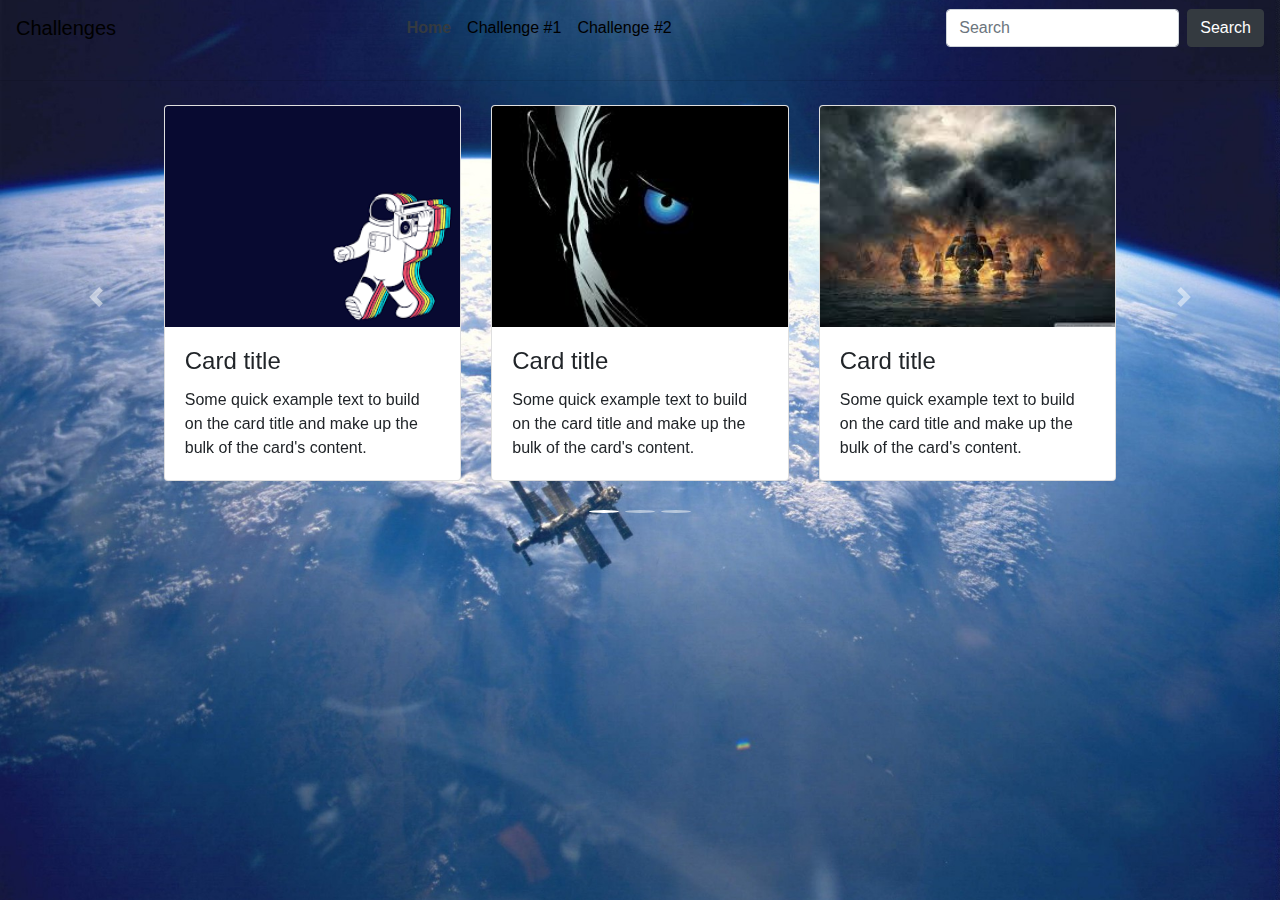
<file: Challenge1.html>
<!DOCTYPE html>
<html lang="en">

<head>
    <meta charset="UTF-8">
    <meta name="viewport" content="width=device-width, initial-scale=1.0">
    <meta http-equiv="X-UA-Compatible" content="ie=edge">
    <link rel="stylesheet" href="./styles.css">
    <link rel="stylesheet" href="./dispCards.css">
    <link rel="stylesheet" href="https://stackpath.bootstrapcdn.com/bootstrap/4.3.1/css/bootstrap.min.css"
        integrity="sha384-ggOyR0iXCbMQv3Xipma34MD+dH/1fQ784/j6cY/iJTQUOhcWr7x9JvoRxT2MZw1T" crossorigin="anonymous">
    <title>Retos</title>
</head>

<body>
    <header class="bg">

        <nav class="navbar navbar-expand-sm">
            <a class="navbar-brand" href="index.html">Challenges</a>
            <button class="navbar-toggler collapsed custom-toggler" type="button" data-toggle="collapse"
                data-target="#navbarTransparent" aria-controls="navbarTransparent" aria-expanded="false"
                aria-label="Toggle navigation">
                <span class="navbar-toggler-icon"></span>
            </button>

            <div class="navbar-collapse collapse" id="navbarTransparent">
                <ul class="navbar-nav m-auto">
                    <li class="nav-item">
                        <a class="nav-link active text-dark" href="#"> <strong>Home</strong> <span
                                class="sr-only">(current)</span></a>
                    </li>
                    <li class="nav-item">
                        <a class="nav-link" href="Challenge1.html">Challenge #1</a>
                    </li>
                    <li class="nav-item">
                        <a class="nav-link" href="Challenge2.html">Challenge #2</a>
                    </li>
                </ul>
                <form class="form-inline mt-2 mt-md-0">
                    <input class="form-control mr-sm-2" type="text" placeholder="Search" aria-label="Search">
                    <button class="btn btn-dark my-2 my-sm-0" type="submit">Search</button>
                </form>
            </div>
        </nav>



        <hr class="my-4">

        <!--Carousel Wrapper-->
        <div id="multi-item-example" class="carousel slide carousel-multi-item" data-ride="carousel">

            <!--Controls-->
            <a class="carousel-control-prev" href="#multi-item-example" role="button" data-slide="prev">
                <span class="carousel-control-prev-icon" aria-hidden="true"></span>
                <span class="sr-only">Previous</span>
            </a>
            <a class="carousel-control-next" href="#multi-item-example" role="button" data-slide="next">
                <span class="carousel-control-next-icon" aria-hidden="true"></span>
                <span class="sr-only">Next</span>
            </a>
            <!--/.Controls-->

            <!--Indicators-->
            <ol class="carousel-indicators">
                <li data-target="#multi-item-example" data-slide-to="0" class="active"></li>
                <li data-target="#multi-item-example" data-slide-to="1"></li>
                <li data-target="#multi-item-example" data-slide-to="2"></li>
            </ol>
            <!--/.Indicators-->

            <!--Slides-->
            <div class="carousel-inner" role="listbox">

                <!--First slide-->
                <div class="carousel-item active">

                    <div class="row justify-content-center">
                        <div class="col-sm-3">
                            <div class="card mb-2">
                                <a href="index.html"><img class="card-img-top" src="./astronaut.png" alt="Card image cap"></a>
                                <div class="card-body">
                                    <h4 class="card-title">Card title</h4>
                                    <p class="card-text">Some quick example text to build on the card title and make
                                        up the bulk of the
                                        card's content.</p>
                                </div>
                            </div>
                        </div>

                        <div class="col-sm-3 clearfix d-none d-md-block">
                            <div class="card mb-2">
                                <a href="index.html"><img class="card-img-top" src="./got.jpg" alt="Card image cap"></a>
                                <div class="card-body">
                                    <h4 class="card-title">Card title</h4>
                                    <p class="card-text">Some quick example text to build on the card title and make
                                        up the bulk of the
                                        card's content.</p>
                                </div>
                            </div>
                        </div>

                        <div class="col-sm-3 clearfix d-none d-md-block">
                            <div class="card mb-2">
                                <a href="index.html"><img class="card-img-top" src="./pirates.jpg" alt="Card image cap"></a>
                                <div class="card-body">
                                    <h4 class="card-title">Card title</h4>
                                    <p class="card-text">Some quick example text to build on the card title and make
                                        up the bulk of the
                                        card's content.</p>
                                </div>
                            </div>
                        </div>
                    </div>

                </div>
                <!--/.First slide-->

                <!--Second slide-->
                <div class="carousel-item">

                    <div class="row justify-content-center">
                        <div class="col-sm-3">
                            <div class="card mb-2">
                                <a href="index.html"><img class="card-img-top" src="./naruto.jpg" alt="Card image cap"></a>
                                <div class="card-body">
                                    <h4 class="card-title">Card title</h4>
                                    <p class="card-text">Some quick example text to build on the card title and make
                                        up the bulk of the
                                        card's content.</p>
                                </div>
                            </div>
                        </div>

                        <div class="col-sm-3 clearfix d-none d-md-block">
                            <div class="card mb-2">
                                <a href="index.html"><img class="card-img-top" src="./star_wars.jpg" alt="Card image cap"></a>
                                <div class="card-body">
                                    <h4 class="card-title">Card title</h4>
                                    <p class="card-text">Some quick example text to build on the card title and make
                                        up the bulk of the
                                        card's content.</p>
                                </div>
                            </div>
                        </div>

                        <div class="col-sm-3 clearfix d-none d-md-block">
                            <div class="card mb-2">
                                <a href="index.html"><img class="card-img-top" src="./pennywise.jpg" alt="Card image cap"></a>
                                <div class="card-body">
                                    <h4 class="card-title">Card title</h4>
                                    <p class="card-text">Some quick example text to build on the card title and make
                                        up the bulk of the
                                        card's content.</p>
                                </div>
                            </div>
                        </div>
                    </div>

                </div>
                <!--/.Second slide-->

                <!--Third slide-->
                <div class="carousel-item">

                    <div class="row justify-content-center">
                        <div class="col-sm-3">
                            <div class="card mb-2">
                                <a href="index.html"><img class="card-img-top" src="./batman.jpg" alt="Card image cap"></a>
                                <div class="card-body">
                                    <h4 class="card-title">Card title</h4>
                                    <p class="card-text">Some quick example text to build on the card title and make
                                        up the bulk of the
                                        card's content.</p>
                                </div>
                            </div>
                        </div>

                        <div class="col-sm-3 clearfix d-none d-md-block">
                            <div class="card mb-2">
                                <a href="index.html"><img class="card-img-top" src="./csecurity.jpg" alt="Card image cap"></a>
                                <div class="card-body">
                                    <h4 class="card-title">Card title</h4>
                                    <p class="card-text">Some quick example text to build on the card title and make
                                        up the bulk of the
                                        card's content.</p>
                                </div>
                            </div>
                        </div>

                        <div class="col-sm-3 clearfix d-none d-md-block">
                            <div class="card mb-2">
                                <a href="index.html"><img class="card-img-top" src="./barca.jpg" alt="Card image cap"></a>
                                <div class="card-body">
                                    <h4 class="card-title">Card title</h4>
                                    <p class="card-text">Some quick example text to build on the card title and make
                                        up the bulk of the
                                        card's content.</p>
                                </div>
                            </div>
                        </div>
                    </div>

                </div>
                <!--/.Third slide-->

            </div>
            <!--/.Slides-->

        </div>
        <!--/.Carousel Wrapper-->
    </header>

    <script src="https://code.jquery.com/jquery-3.3.1.slim.min.js"
        integrity="sha384-q8i/X+965DzO0rT7abK41JStQIAqVgRVzpbzo5smXKp4YfRvH+8abtTE1Pi6jizo"
        crossorigin="anonymous"></script>
    <script src="https://cdnjs.cloudflare.com/ajax/libs/popper.js/1.14.7/umd/popper.min.js"
        integrity="sha384-UO2eT0CpHqdSJQ6hJty5KVphtPhzWj9WO1clHTMGa3JDZwrnQq4sF86dIHNDz0W1"
        crossorigin="anonymous"></script>
    <script src="https://stackpath.bootstrapcdn.com/bootstrap/4.3.1/js/bootstrap.min.js"
        integrity="sha384-JjSmVgyd0p3pXB1rRibZUAYoIIy6OrQ6VrjIEaFf/nJGzIxFDsf4x0xIM+B07jRM"
        crossorigin="anonymous"></script>
</body>

</html>
</file>
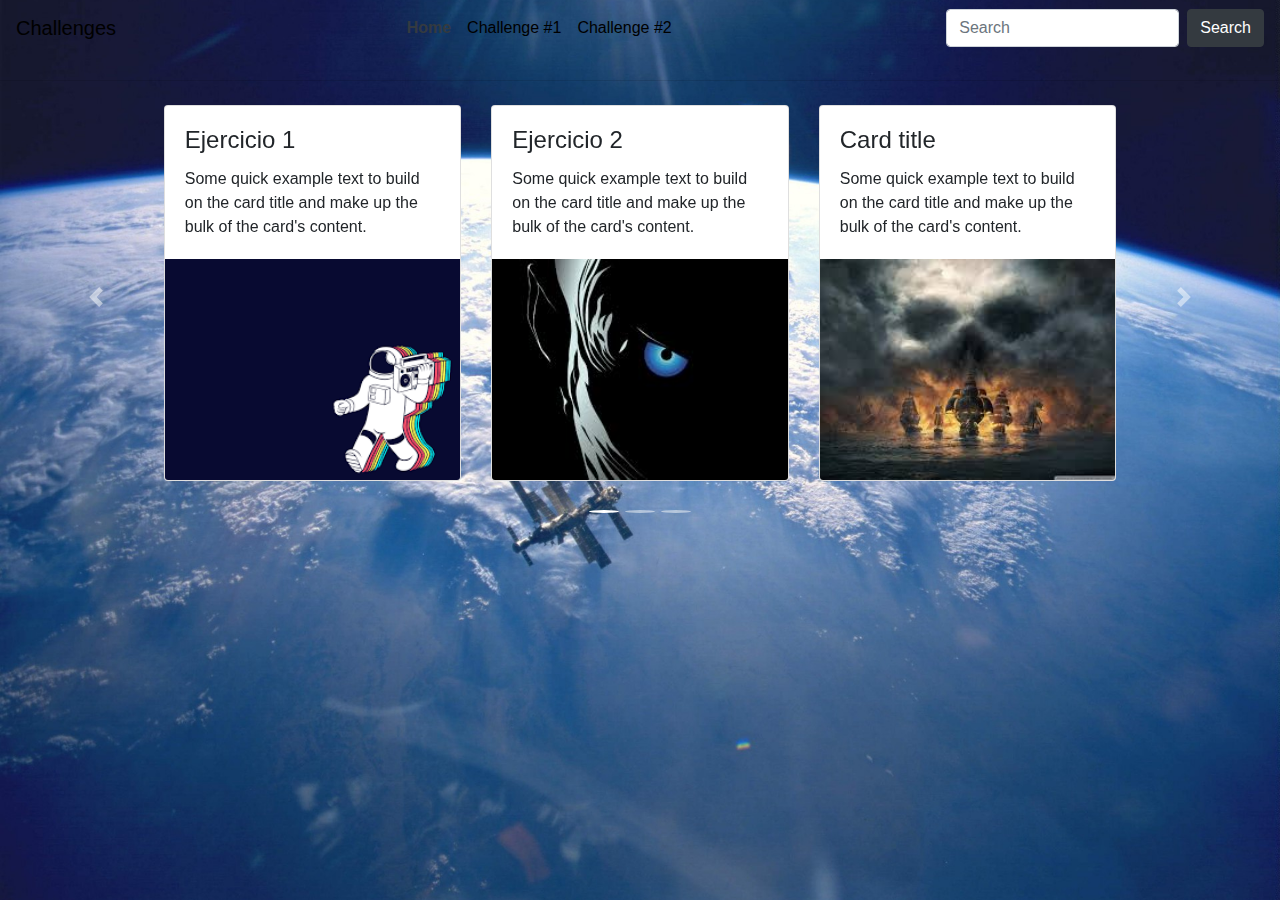
<file: Challenge2.html>
<!DOCTYPE html>
<html lang="en">

<head>
    <meta charset="UTF-8">
    <meta name="viewport" content="width=device-width, initial-scale=1.0">
    <meta http-equiv="X-UA-Compatible" content="ie=edge">
    <link rel="stylesheet" href="./styles.css">
    <link rel="stylesheet" href="./dispCards.css">
    <link rel="stylesheet" href="https://stackpath.bootstrapcdn.com/bootstrap/4.3.1/css/bootstrap.min.css"
        integrity="sha384-ggOyR0iXCbMQv3Xipma34MD+dH/1fQ784/j6cY/iJTQUOhcWr7x9JvoRxT2MZw1T" crossorigin="anonymous">
    <title>Retos</title>
</head>

<body>

    <header class="bg">

        <nav class="navbar navbar-expand-sm">
            <a class="navbar-brand" href="index.html">Challenges</a>
            <button class="navbar-toggler collapsed custom-toggler" type="button" data-toggle="collapse"
                data-target="#navbarTransparent" aria-controls="navbarTransparent" aria-expanded="false"
                aria-label="Toggle navigation">
                <span class="navbar-toggler-icon"></span>
            </button>

            <div class="navbar-collapse collapse" id="navbarTransparent">
                <ul class="navbar-nav m-auto">
                    <li class="nav-item">
                        <a class="nav-link active text-dark" href="#"> <strong>Home</strong> <span
                                class="sr-only">(current)</span></a>
                    </li>
                    <li class="nav-item">
                        <a class="nav-link" href="Challenge1.html">Challenge #1</a>
                    </li>
                    <li class="nav-item">
                        <a class="nav-link" href="Challenge2.html">Challenge #2</a>
                    </li>
                </ul>
                <form class="form-inline mt-2 mt-md-0">
                    <input class="form-control mr-sm-2" type="text" placeholder="Search" aria-label="Search">
                    <button class="btn btn-dark my-2 my-sm-0" type="submit">Search</button>
                </form>
            </div>
        </nav>
        <hr class="my-4">

        <!--Carousel Wrapper-->
        <div id="multi-item-example" class="carousel slide carousel-multi-item" data-ride="carousel">

            <!--Controls-->
            <a class="carousel-control-prev" href="#multi-item-example" role="button" data-slide="prev">
                <span class="carousel-control-prev-icon" aria-hidden="true"></span>
                <span class="sr-only">Previous</span>
            </a>
            <a class="carousel-control-next" href="#multi-item-example" role="button" data-slide="next">
                <span class="carousel-control-next-icon" aria-hidden="true"></span>
                <span class="sr-only">Next</span>
            </a>
            <!--/.Controls-->

            <!--Indicators-->
            <ol class="carousel-indicators">
                <li data-target="#multi-item-example" data-slide-to="0" class="active"></li>
                <li data-target="#multi-item-example" data-slide-to="1"></li>
                <li data-target="#multi-item-example" data-slide-to="2"></li>
            </ol>
            <!--/.Indicators-->

            <!--Slides-->
            <div class="carousel-inner" role="listbox">

                <!--First slide-->
                <div class="carousel-item active">

                    <div class="row justify-content-center">
                        <div class="col-sm-3">
                            <div class="card mb-2">
                                <div class="card-body">
                                    <h4 class="card-title">Ejercicio 1</h4>
                                    <p class="card-text">Some quick example text to build on the card title and make
                                        up the bulk of the
                                        card's content.</p>
                                </div>
                                <a href="index.html"><img class="card-img-bottom" src="./astronaut.png" alt="Card image cap"></a>
                            </div>
                        </div>

                        <div class="col-sm-3 clearfix d-none d-md-block">
                            <div class="card mb-2">
                                <div class="card-body">
                                    <h4 class="card-title">Ejercicio 2</h4>
                                    <p class="card-text">Some quick example text to build on the card title and make
                                        up the bulk of the
                                        card's content.</p>
                                </div>
                                <a href="index.html"><img class="card-img-bottom" src="./got.jpg" alt="Card image cap"></a>
                            </div>
                        </div>

                        <div class="col-sm-3 clearfix d-none d-md-block">
                            <div class="card mb-2">
                                <div class="card-body">
                                    <h4 class="card-title">Card title</h4>
                                    <p class="card-text">Some quick example text to build on the card title and make
                                        up the bulk of the
                                        card's content.</p>
                                </div>
                                <a href="index.html"><img class="card-img-bottom" src="./pirates.jpg" alt="Card image cap"></a>
                            </div>
                        </div>
                    </div>

                </div>
                <!--/.First slide-->

                <!--Second slide-->
                <div class="carousel-item">

                    <div class="row justify-content-center">
                        <div class="col-sm-3">
                            <div class="card mb-2">
                                <div class="card-body">
                                    <h4 class="card-title">Ejercicio 4</h4>
                                    <p class="card-text">Some quick example text to build on the card title and make
                                        up the bulk of the
                                        card's content.</p>
                                </div>
                                <a href="index.html"><img class="card-img-bottom" src="./naruto.jpg" alt="Card image cap"></a>
                            </div>
                        </div>

                        <div class="col-sm-3 clearfix d-none d-md-block">
                            <div class="card mb-2">
                                <div class="card-body">
                                    <h4 class="card-title">Ejercicio 5</h4>
                                    <p class="card-text">Some quick example text to build on the card title and make
                                        up the bulk of the
                                        card's content.</p>
                                </div>
                                <a href="index.html"><img class="card-img-bottom" src="./star_wars.jpg" alt="Card image cap"></a>
                            </div>
                        </div>

                        <div class="col-sm-3 clearfix d-none d-md-block">
                            <div class="card mb-2">
                                <div class="card-body">
                                    <h4 class="card-title">Ejercicio 6</h4>
                                    <p class="card-text">Some quick example text to build on the card title and make
                                        up the bulk of the
                                        card's content.</p>
                                </div>
                                <a href="index.html"><img class="card-img-bottom" src="./pennywise.jpg" alt="Card image cap"></a>
                            </div>
                        </div>
                    </div>

                </div>
                <!--/.Second slide-->

                <!--Third slide-->
                <div class="carousel-item">

                    <div class="row justify-content-center">
                        <div class="col-sm-3">
                            <div class="card mb-2">
                                <div class="card-body">
                                    <h4 class="card-title">Ejercicio 7</h4>
                                    <p class="card-text">Some quick example text to build on the card title and make
                                        up the bulk of the
                                        card's content.</p>
                                </div>
                                <a href="index.html"><img class="card-img-bottom" src="./batman.jpg" alt="Card image cap"></a>
                            </div>
                        </div>

                        <div class="col-sm-3 clearfix d-none d-md-block">
                            <div class="card mb-2">
                                <div class="card-body">
                                    <h4 class="card-title">Ejercicio 8</h4>
                                    <p class="card-text">Some quick example text to build on the card title and make
                                        up the bulk of the
                                        card's content.</p>
                                </div>
                                <a href="index.html"><img class="card-img-bottom" src="./csecurity.jpg" alt="Card image cap"></a>
                            </div>
                        </div>

                        <div class="col-sm-3 clearfix d-none d-md-block">
                            <div class="card mb-2">
                                <div class="card-body">
                                    <h4 class="card-title">Ejercicio 9</h4>
                                    <p class="card-text">Some quick example text to build on the card title and make
                                        up the bulk of the
                                        card's content.</p>
                                </div>
                                <a href="index.html"><img class="card-img-bottom" src="./barca.jpg" alt="Card image cap"></a>
                            </div>
                        </div>
                    </div>

                </div>
                <!--/.Third slide-->

            </div>
            <!--/.Slides-->

        </div>
        <!--/.Carousel Wrapper-->
    </header>
    <script src="https://code.jquery.com/jquery-3.3.1.slim.min.js"
        integrity="sha384-q8i/X+965DzO0rT7abK41JStQIAqVgRVzpbzo5smXKp4YfRvH+8abtTE1Pi6jizo"
        crossorigin="anonymous"></script>
    <script src="https://cdnjs.cloudflare.com/ajax/libs/popper.js/1.14.7/umd/popper.min.js"
        integrity="sha384-UO2eT0CpHqdSJQ6hJty5KVphtPhzWj9WO1clHTMGa3JDZwrnQq4sF86dIHNDz0W1"
        crossorigin="anonymous"></script>
    <script src="https://stackpath.bootstrapcdn.com/bootstrap/4.3.1/js/bootstrap.min.js"
        integrity="sha384-JjSmVgyd0p3pXB1rRibZUAYoIIy6OrQ6VrjIEaFf/nJGzIxFDsf4x0xIM+B07jRM"
        crossorigin="anonymous"></script>
</body>

</html>
</file>
<file: styles.css>
body,html{
    height: 100%;
    margin: 0;
}
.bg {
  background: url(./esfs.jpg) no-repeat center;
  background-size: cover;
  min-height: 100vh;
}

.navbar {
  background-color:transparent;
}
.navbar-brand{
color: black;
}
.navbar-brand:hover{
  color:gray;
}
.nav-link{
  color:black;
}
.nav-link:hover{
  color: gray;
  border-style: solid;
  border-color: black;
  border-width: 1px;
  border-radius: 10px;
}
@media (max-width:576px){
  .custom-toggler.navbar-toggler {
    border-color: black;
}
.custom-toggler .navbar-toggler-icon {
  background-image: url("data:image/svg+xml;charset=utf8,%3Csvg viewBox='2 2 30 30' xmlns='http://www.w3.org/2000/svg'%3E%3Cpath stroke='rgba(0,0,0, 0.7)' stroke-width='2' stroke-linecap='round' stroke-miterlimit='10' d='M4 8h24M4 16h24M4 24h24'/%3E%3C/svg%3E");
}
}
</file>
<file: dispCards.css>
.carousel-indicators li {
    width: 10px;
    height: 10px;
    border-radius: 100%;
}
.carousel-indicators {
    bottom: -50px !important;
}
</file>
